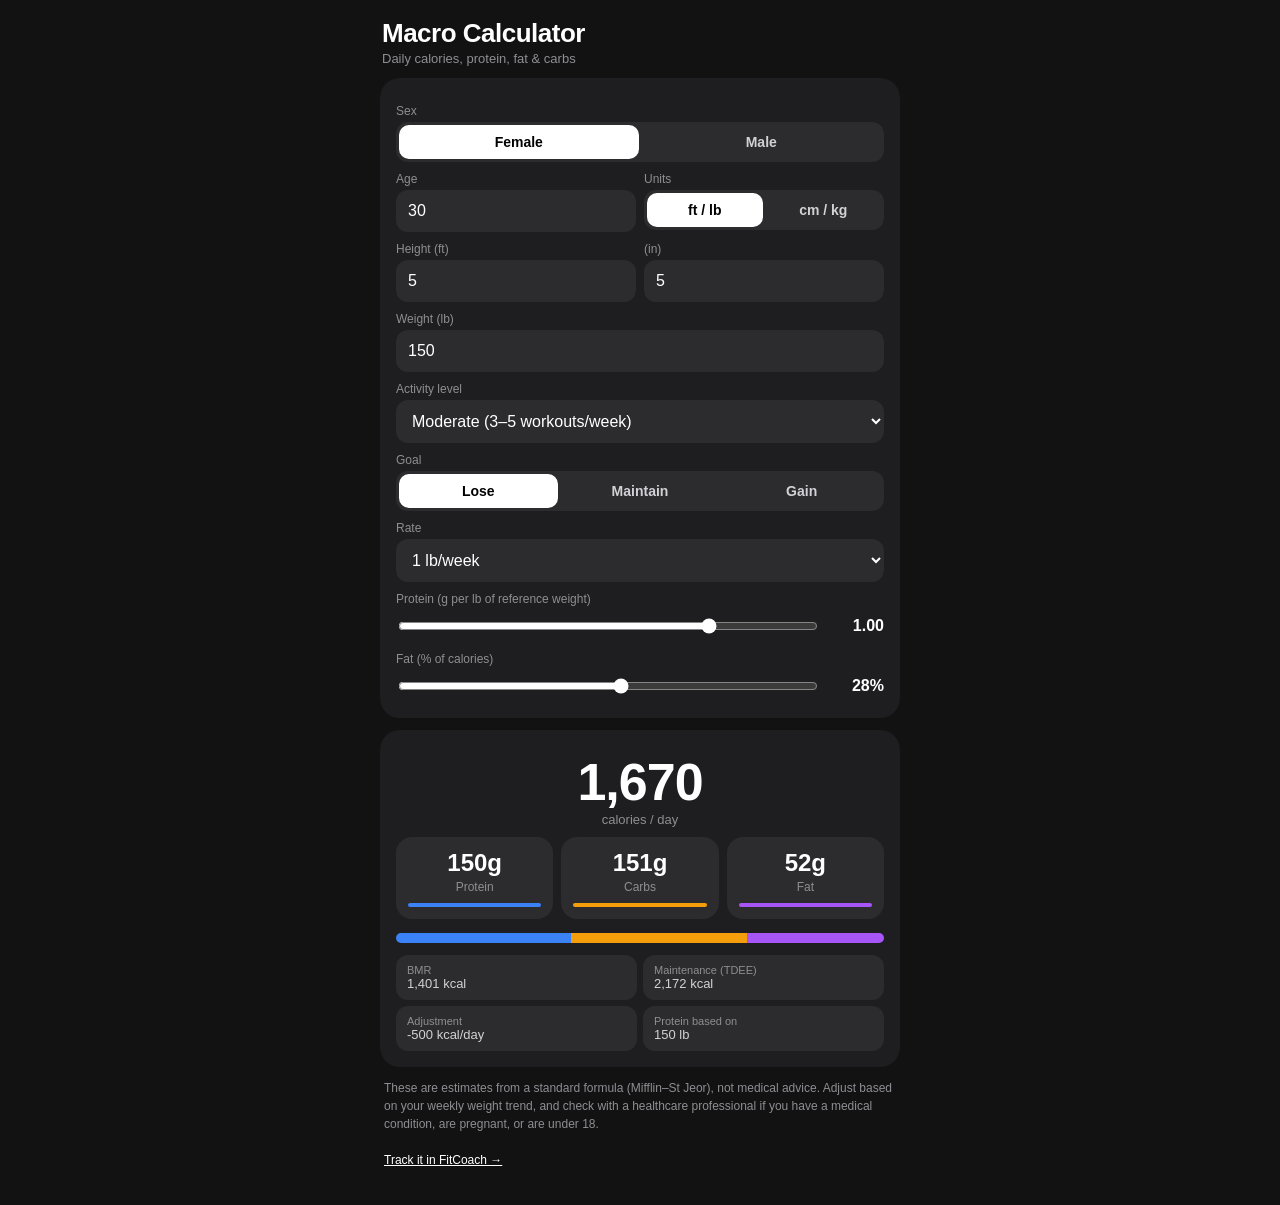
<file: macro/index.html>
<!doctype html><html lang="en"><head><meta charset="utf-8"><meta name="viewport" content="width=device-width,initial-scale=1,viewport-fit=cover"><meta name="theme-color" content="#121212">
<title>Macro Calculator</title>
<style>
:root{--bg:#121212;--c1:#1E1E20;--c2:#2C2C2E;--m:#8E8E93}
*{box-sizing:border-box;-webkit-tap-highlight-color:transparent}
body{margin:0;background:var(--bg);color:#fff;font-family:-apple-system,BlinkMacSystemFont,"Segoe UI",Roboto,Helvetica,Arial,sans-serif;padding:calc(14px + env(safe-area-inset-top)) 14px calc(24px + env(safe-area-inset-bottom))}
main{max-width:520px;margin:0 auto}h1{font-size:26px;margin:4px 2px 2px;letter-spacing:-.5px}.sub{color:var(--m);font-size:13px;margin:0 2px 10px}
.card{background:var(--c1);border-radius:20px;padding:16px;margin:12px 0}
label{display:block;font-size:12px;color:var(--m);margin:10px 0 4px}
input,select{width:100%;background:var(--c2);border:0;color:#fff;border-radius:12px;padding:12px;font-size:16px;font-family:inherit}
input:focus,select:focus{outline:1.5px solid #fff}
.row{display:flex;gap:8px}.row>*{flex:1;min-width:0}
.seg{display:flex;background:var(--c2);border-radius:12px;padding:3px;gap:3px}.seg button{flex:1;border:0;background:none;color:#d1d1d6;padding:9px 0;border-radius:10px;font-size:14px;font-weight:600;font-family:inherit}.seg button.on{background:#fff;color:#000}
.kcal{text-align:center;padding:6px 0 10px}.kcal b{font-size:52px;letter-spacing:-1px;font-variant-numeric:tabular-nums}.kcal small{display:block;color:var(--m);font-size:13px}
.macros{display:grid;grid-template-columns:repeat(3,1fr);gap:8px}.m{background:var(--c2);border-radius:16px;padding:12px;text-align:center}.m b{font-size:24px;display:block;font-variant-numeric:tabular-nums}.m span{font-size:12px;color:var(--m)}.m i{display:block;height:4px;border-radius:2px;margin-top:8px}
.bar{display:flex;height:10px;border-radius:5px;overflow:hidden;margin:14px 0 4px}
.facts{display:grid;grid-template-columns:1fr 1fr;gap:6px;margin-top:12px;font-size:13px;color:#d1d1d6}.facts div{background:var(--c2);border-radius:12px;padding:9px 11px}.facts em{display:block;font-style:normal;color:var(--m);font-size:11px}
.warn{color:#ff9f0a;font-size:12px;margin-top:10px}.note{color:var(--m);font-size:12px;line-height:1.5;margin:12px 4px}
a{color:#fff}.range{display:flex;align-items:center;gap:10px}.range input{padding:0;accent-color:#fff;height:28px;background:none}.range output{min-width:54px;text-align:right;font-weight:700;font-variant-numeric:tabular-nums}
</style></head><body><main>
<h1>Macro Calculator</h1><p class="sub">Daily calories, protein, fat &amp; carbs</p>
<div class="card">
 <label>Sex</label><div class="seg" id="sex"><button data-v="f" class="on">Female</button><button data-v="m">Male</button></div>
 <div class="row"><div><label for="age">Age</label><input id="age" type="number" inputmode="numeric" value="30" min="15" max="90"></div>
 <div><label>Units</label><div class="seg" id="units"><button data-v="us" class="on">ft / lb</button><button data-v="metric">cm / kg</button></div></div></div>
 <div id="hUS" class="row"><div><label for="ft">Height (ft)</label><input id="ft" type="number" inputmode="numeric" value="5"></div><div><label for="in">(in)</label><input id="in" type="number" inputmode="decimal" value="5"></div></div>
 <div id="hM" hidden><label for="cm">Height (cm)</label><input id="cm" type="number" inputmode="decimal" value="165"></div>
 <label for="wt" id="wtl">Weight (lb)</label><input id="wt" type="number" inputmode="decimal" value="150">
 <label for="act">Activity level</label><select id="act">
  <option value="1.2">Sedentary (desk job, little exercise)</option><option value="1.375">Light (1–3 workouts/week)</option><option value="1.55" selected>Moderate (3–5 workouts/week)</option><option value="1.725">Very active (6–7 workouts/week)</option><option value="1.9">Extra active (physical job + training)</option></select>
 <label>Goal</label><div class="seg" id="goal"><button data-v="lose" class="on">Lose</button><button data-v="maintain">Maintain</button><button data-v="gain">Gain</button></div>
 <div id="rateBox"><label for="rate" id="ratel">Rate</label><select id="rate"></select></div>
 <label>Protein (g per lb of reference weight)</label><div class="range"><input id="pro" type="range" min="0.7" max="1.1" step="0.05" value="1"><output id="proO">1.00</output></div>
 <label>Fat (% of calories)</label><div class="range"><input id="fat" type="range" min="20" max="35" step="1" value="28"><output id="fatO">28%</output></div>
</div>
<div class="card" id="out" aria-live="polite"></div>
<p class="note">These are estimates from a standard formula (Mifflin–St Jeor), not medical advice. Adjust based on your weekly weight trend, and check with a healthcare professional if you have a medical condition, are pregnant, or are under 18.<br><br><a href="https://jcgonzales1492kona.github.io/fit-coach/">Track it in FitCoach →</a></p>
</main>
<script>
const $=id=>document.getElementById(id);const st={sex:'f',units:'us',goal:'lose'};
const RATES={lose:[[0.5,'0.5 lb/week'],[1,'1 lb/week'],[1.5,'1.5 lb/week'],[2,'2 lb/week']],gain:[[0.25,'0.25 lb/week'],[0.5,'0.5 lb/week'],[1,'1 lb/week']]};
const RATES_KG={lose:[[0.5,'0.25 kg/week'],[1,'0.5 kg/week'],[1.5,'0.7 kg/week'],[2,'0.9 kg/week']],gain:[[0.25,'0.1 kg/week'],[0.5,'0.25 kg/week'],[1,'0.5 kg/week']]};
function seg(id){$(id).onclick=e=>{const b=e.target.closest('button');if(!b)return;[...$(id).children].forEach(x=>x.classList.toggle('on',x===b));st[id]=b.dataset.v;if(id==='units')swapUnits();if(id==='goal'||id==='units')fillRates();calc()}}
function fillRates(){const g=st.goal;$('rateBox').hidden=g==='maintain';if(g==='maintain')return;const prev=$('rate').value;
 $('rate').innerHTML=(st.units==='us'?RATES:RATES_KG)[g].map(([v,l],i)=>`<option value="${v}" ${i===(g==='lose'?1:1)?'selected':''}>${l}</option>`).join('');if([...$('rate').options].some(o=>o.value===prev))$('rate').value=prev}
function swapUnits(){const us=st.units==='us';
 if(us){const cm=+$('cm').value||0,ti=cm/2.54;$('ft').value=Math.floor(ti/12);$('in').value=Math.round(ti%12*10)/10;$('wt').value=Math.round((+$('wt').value||0)*2.20462)}
 else{$('cm').value=Math.round(((+$('ft').value||0)*12+(+$('in').value||0))*2.54);$('wt').value=Math.round((+$('wt').value||0)/2.20462*10)/10}
 $('hUS').hidden=!us;$('hM').hidden=us;$('wtl').textContent=`Weight (${us?'lb':'kg'})`}
function compute(i){ // i: {sex,age,cm,kg,act,goal,rateLb,proPerLb,fatPct}
 const bmr=10*i.kg+6.25*i.cm-5*i.age+(i.sex==='m'?5:-161),tdee=bmr*i.act;
 const delta=i.goal==='lose'?-i.rateLb*500:i.goal==='gain'?i.rateLb*500:0;
 const floor=i.sex==='m'?1500:1200;let kcal=tdee+delta,floored=false;if(i.goal==='lose'&&kcal<floor){kcal=floor;floored=true}
 kcal=Math.round(kcal/10)*10;
 const lb=i.kg*2.20462,m=i.cm/100,refLb=Math.min(lb,27*m*m*2.20462); // protein reference weight capped at BMI-27 weight
 let p=Math.round(i.proPerLb*refLb),f=Math.round(kcal*i.fatPct/100/9);let c=Math.round((kcal-p*4-f*9)/4);if(c<0)c=0;
 return{bmr:Math.round(bmr),tdee:Math.round(tdee),kcal,delta:Math.round(delta),p,f,c,refLb:Math.round(refLb),capped:refLb<lb-0.5,floored}}
function read(){const us=st.units==='us';const cm=us?((+$('ft').value||0)*12+(+$('in').value||0))*2.54:+$('cm').value,kg=us?(+$('wt').value)/2.20462:+$('wt').value;
 return{sex:st.sex,age:+$('age').value,cm,kg,act:+$('act').value,goal:st.goal,rateLb:st.goal==='maintain'?0:+$('rate').value,proPerLb:+$('pro').value,fatPct:+$('fat').value}}
function calc(){$('proO').textContent=(+$('pro').value).toFixed(2);$('fatO').textContent=$('fat').value+'%';const i=read();
 if(!(i.age>=15&&i.age<=100&&i.cm>=120&&i.cm<=230&&i.kg>=35&&i.kg<=300)){$('out').innerHTML='<p class="warn">Enter a valid age (15–100), height and weight.</p>';return}
 const r=compute(i),pk=r.p*4,fk=r.f*9,ck=r.c*4,tot=pk+fk+ck||1,us=st.units==='us';
 $('out').innerHTML=`<div class="kcal"><b>${r.kcal.toLocaleString()}</b><small>calories / day</small></div>
 <div class="macros"><div class="m"><b>${r.p}g</b><span>Protein</span><i style="background:#3b82f6"></i></div><div class="m"><b>${r.c}g</b><span>Carbs</span><i style="background:#f59e0b"></i></div><div class="m"><b>${r.f}g</b><span>Fat</span><i style="background:#a855f7"></i></div></div>
 <div class="bar"><span style="width:${pk/tot*100}%;background:#3b82f6"></span><span style="width:${ck/tot*100}%;background:#f59e0b"></span><span style="width:${fk/tot*100}%;background:#a855f7"></span></div>
 <div class="facts"><div><em>BMR</em>${r.bmr.toLocaleString()} kcal</div><div><em>Maintenance (TDEE)</em>${r.tdee.toLocaleString()} kcal</div>
 <div><em>Adjustment</em>${r.delta>0?'+':''}${r.delta} kcal/day</div><div><em>Protein based on</em>${us?r.refLb+' lb':Math.round(r.refLb/2.20462)+' kg'}${r.capped?' (capped)':''}</div></div>
 ${r.floored?`<p class="warn">Target raised to a ${i.sex==='m'?'1,500':'1,200'} kcal minimum; try a slower rate.</p>`:''}${r.c===0?'<p class="warn">Protein + fat use up all calories; lower protein or fat.</p>':''}`}
['sex','units','goal'].forEach(seg);fillRates();document.querySelectorAll('input,select').forEach(e=>e.addEventListener('input',calc));calc();
window.__compute=compute;
</script></body></html>
</file>
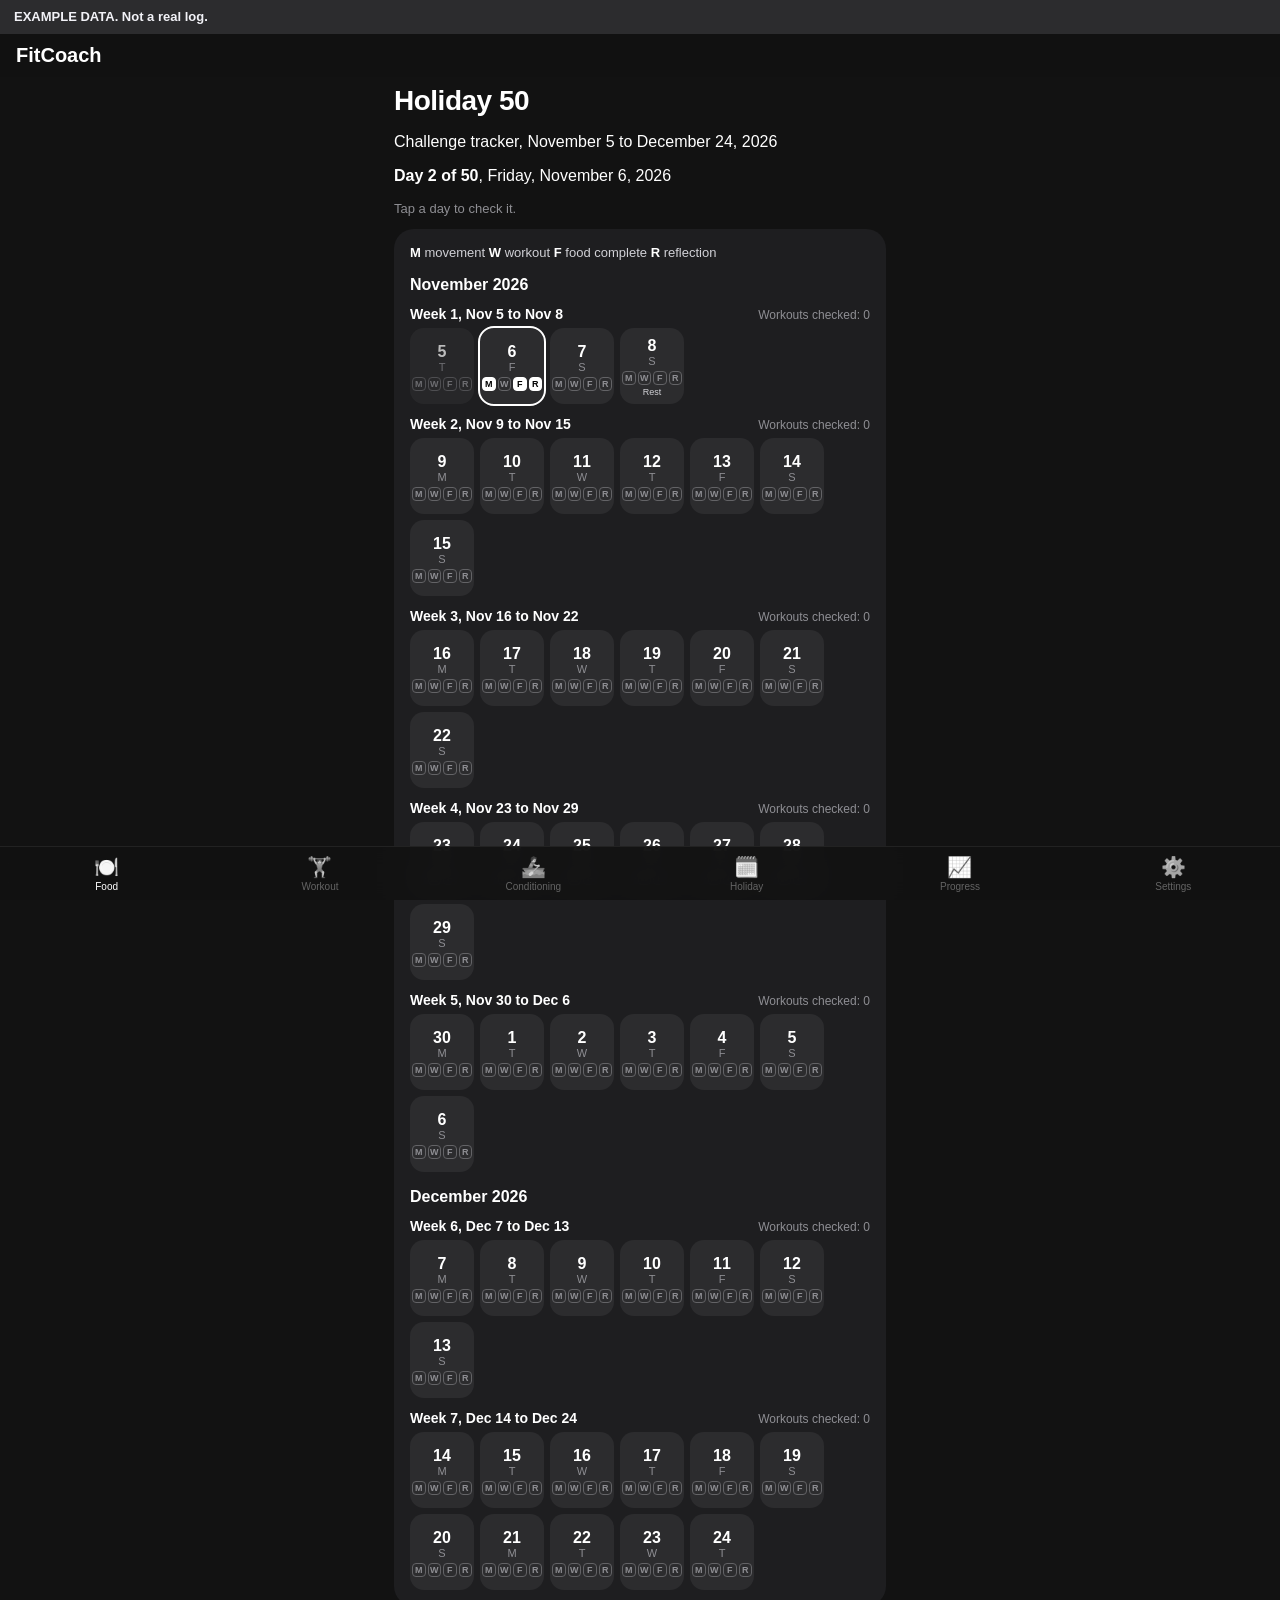
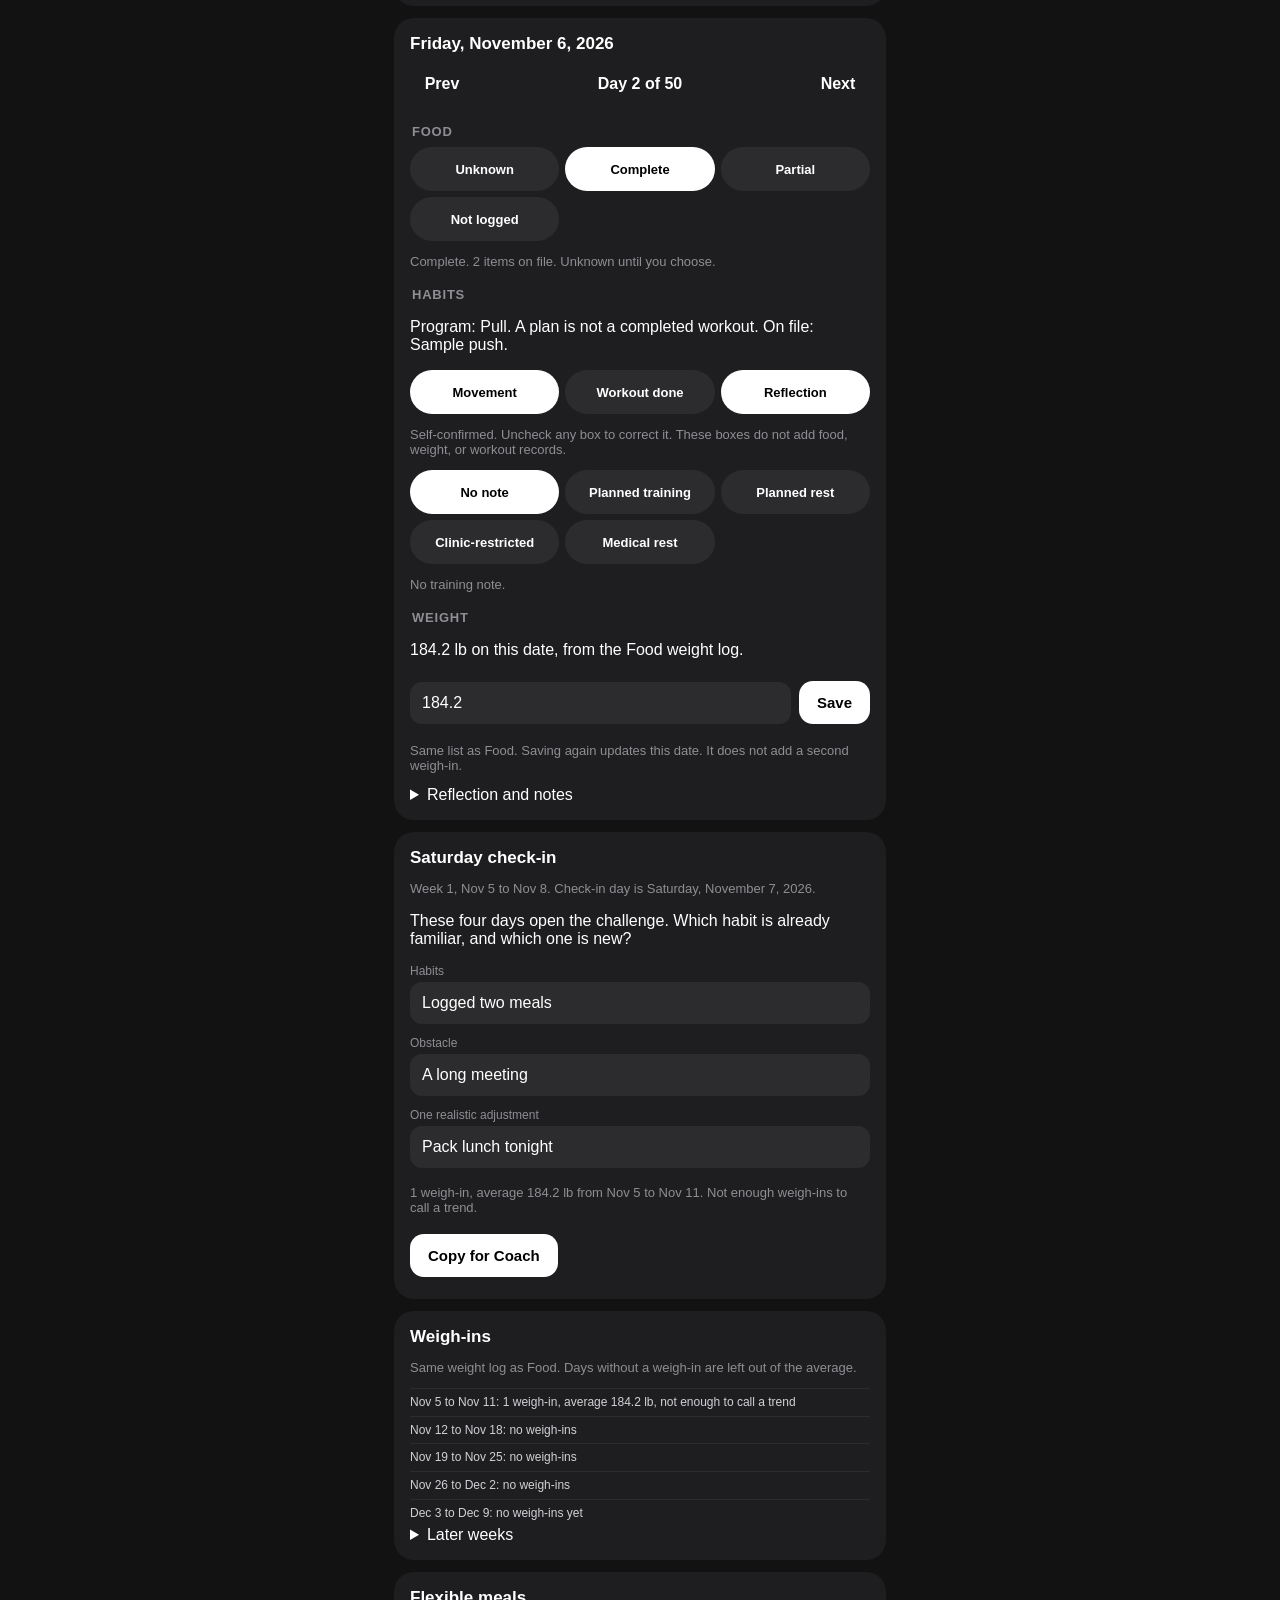
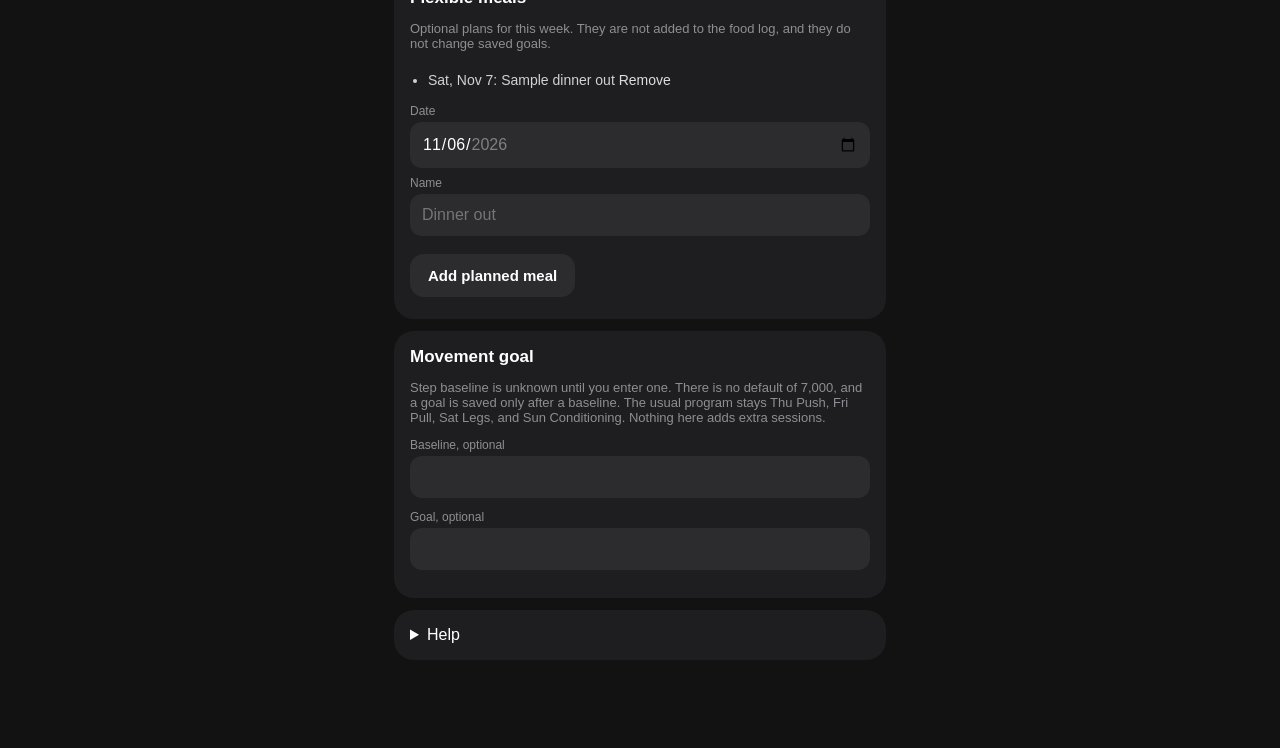
<file: test/holiday-harness.html>
<!doctype html>
<html lang="en">
<head>
<meta charset="utf-8">
<meta name="viewport" content="width=device-width,initial-scale=1,viewport-fit=cover">
<title>FitCoach holiday preview</title>
<link rel="stylesheet" href="../style.css?v=48">
<style>
 #sample{margin:0;padding:8px 14px;background:#2c2c2e;color:#f2f2f7;font:600 13px/1.4 -apple-system,sans-serif}
</style>
<script>
(function(){
  var mem=new Map();
  var fake={
    getItem:function(k){return mem.has(k)?mem.get(k):null},
    setItem:function(k,v){mem.set(String(k),String(v))},
    removeItem:function(k){mem.delete(k)},
    clear:function(){mem.clear()},
    key:function(i){return Array.from(mem.keys())[i]||null},
    get length(){return mem.size}
  };
  window.__holidayShim=false;
  try{Object.defineProperty(window,'localStorage',{configurable:true,get:function(){return fake}});window.__holidayShim=true}catch(e){}
  try{window.indexedDB={open:function(){var r={};setTimeout(function(){if(r.onerror)r.onerror(new Event('error'))},0);return r},deleteDatabase:function(){return {}}}}catch(e){}
})();
</script>
</head>
<body>
<p id="sample">EXAMPLE DATA. Not a real log.</p>
<header>FitCoach</header>
<main><section id="food" class="tab"></section><section id="workout" class="tab" hidden></section><section id="cond" class="tab" hidden></section><section id="holiday" class="tab" hidden></section><section id="progress" class="tab" hidden></section><section id="settings" class="tab" hidden></section></main>
<nav><button data-t="food">🍽️<span>Food</span></button><button data-t="workout">🏋️<span>Workout</span></button><button data-t="cond">🚣<span>Conditioning</span></button><button data-t="holiday">🗓️<span>Holiday</span></button><button data-t="progress">📈<span>Progress</span></button><button data-t="settings">⚙️<span>Settings</span></button></nav>
<div id="kp" hidden></div><div id="modal" hidden></div>
<script>
(function(){
  if(!window.__holidayShim){document.body.innerHTML='<p style="color:#fff;padding:24px">This preview did not start, so it will not touch saved FitCoach data.</p>';return}
  var files=['data.js','body.js','cond.js','goals.js','meals.js','slots.js','edit.js','trends.js','holiday.js','app.js','scan.js'];
  var i=0;
  function next(){
    if(i>=files.length){seed();return}
    var s=document.createElement('script');
    s.src='../'+files[i]+'?v=48';
    s.onload=function(){i++;next()};
    s.onerror=function(){document.body.insertAdjacentHTML('beforeend','<p style="color:#ffb340;padding:16px">Could not load '+files[i]+'</p>')};
    document.body.appendChild(s);
  }
  function seed(){
    var logBefore=JSON.stringify(S.log);
    S.settings.kcal=1720;
    S.settings.p=145;
    S.log={'2026-11-06':[
      {name:'Sample oats',slot:'b',kcal:420,p:30,c:40,f:8,g:100,mealAt:'08:00'},
      {name:'Sample rice bowl',slot:'l',kcal:680,p:45,c:70,f:12,g:100,mealAt:'12:30'}
    ]};
    S.logStatus={'2026-11-06':'complete'};
    S.weights=[{d:'2026-11-06',w:184.2}];
    S.sessions=[{date:'2026-11-06',day:'Sample push',sets:[{ex:'Sample press',w:40,r:8}]}];
    S.meso={program:1,schedule:['Rest','Rest','Rest','Push','Pull','Legs','Cond'],plan:[],week:0,day:0};
    S.myPlan={name:'Sample plan',schedule:S.meso.schedule,days:[]};
    S.holiday50={v:1,enrolled:'2026-11-06',moveLabel:'Easy walk',days:{
      '2026-11-05':{note:'Optional note from before the start'},
      '2026-11-06':{note:'Logged lunch before the meeting',privateNote:'Sample private line',checks:{move:1,reflect:1},confirmed:'self'},
      '2026-11-08':{train:'rest'}
    },weeks:{1:{habits:'Logged two meals',obstacle:'A long meeting',adjust:'Pack lunch tonight'}},flex:[{id:'f1',date:'2026-11-07',label:'Sample dinner out'}],steps:{}};
    if(JSON.stringify(S.log)==='{}')throw new Error('seed lost the food log');
    h50Sel='2026-11-06';
    document.getElementById('holiday').hidden=false;
    document.getElementById('food').hidden=true;
    renderHoliday();
    var text=document.getElementById('holiday').innerText;
    if(!text.includes('Day 2 of 50'))throw new Error('day count');
    if(!text.includes('Program: Pull'))throw new Error('plan label');
    if(!text.includes('Sample push'))throw new Error('session on file');
    if(!text.includes('not a completed workout'))throw new Error('plan copy');
    if(!text.includes('Challenge tracker'))throw new Error('tracker missing');
    if(document.querySelectorAll('#h50grid [data-day]').length!==50)throw new Error('grid count');
    if(/google|oauth|client ID|Import calendar/i.test(text))throw new Error('calendar sync copy leaked');
    if(text.includes('<')&&text.includes('onerror'))throw new Error('markup leaked');
    if(logBefore&&logBefore!=='{}'&&!S.log['2026-11-06'])throw new Error('food replaced');
    document.documentElement.dataset.ready='1';
  }
  next();
})();
</script>
</body>
</html>
</file>
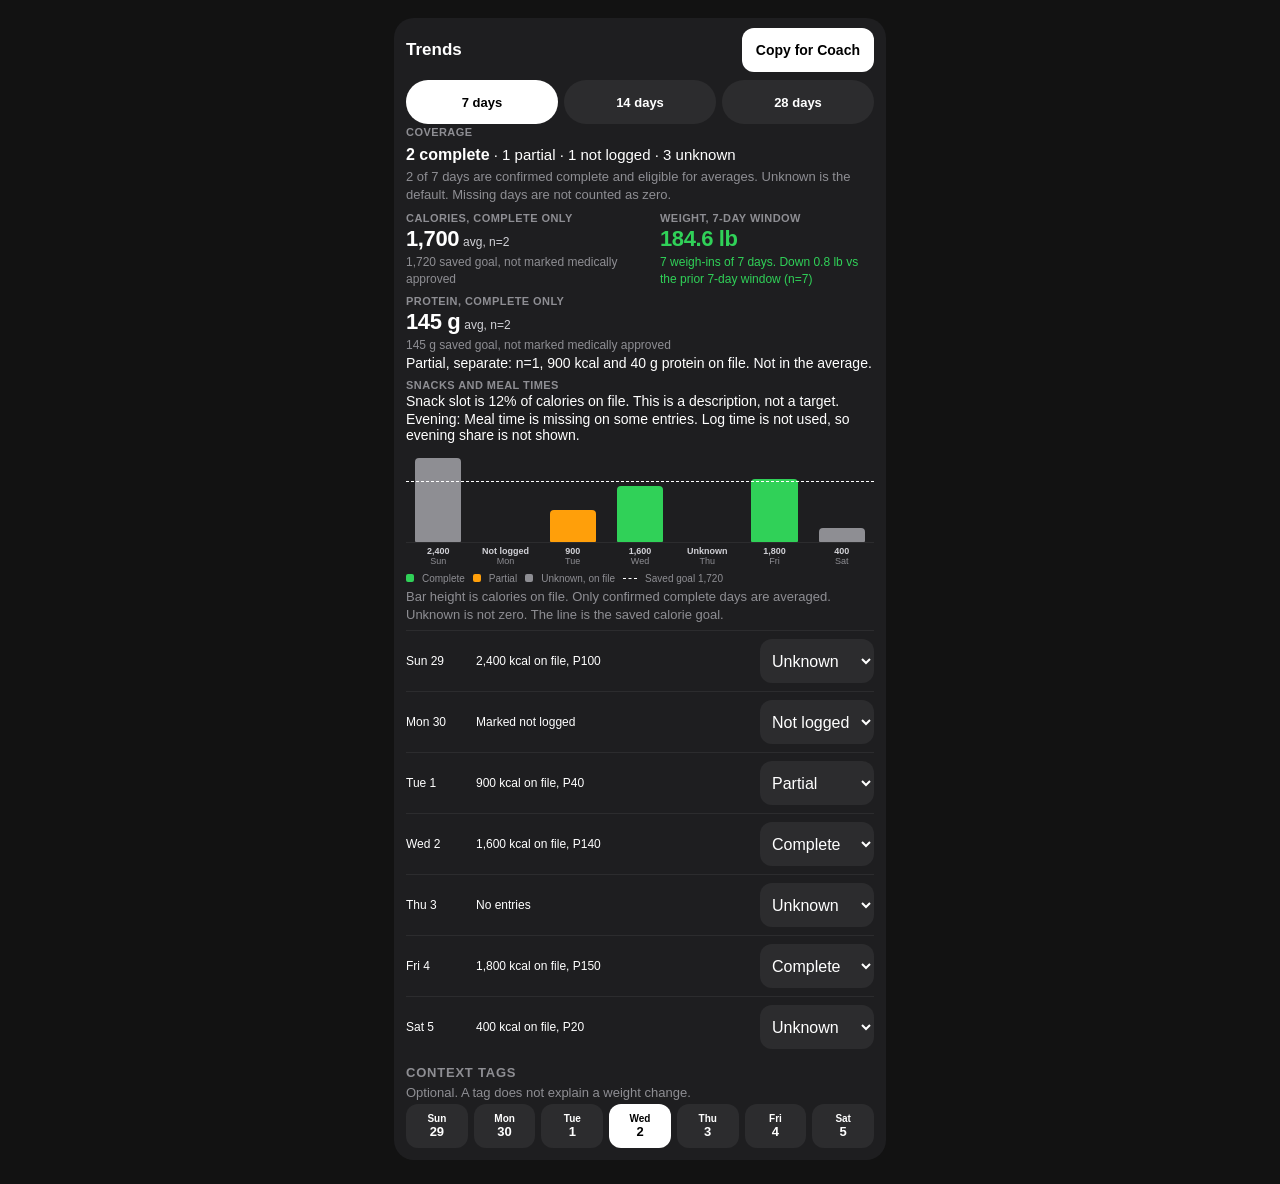
<file: test/trends-harness.html>
<!doctype html>
<html lang="en">
<head>
<meta charset="utf-8">
<meta name="viewport" content="width=device-width,initial-scale=1,viewport-fit=cover">
<title>FitCoach trends preview</title>
<link rel="stylesheet" href="../style.css?v=48">
<style>
 body.trend-shot{padding-bottom:12px}
 body.trend-shot header,body.trend-shot nav,body.trend-shot #toast,body.trend-shot #iosb{display:none !important}
 body.trend-shot #food > :not(#trends){display:none !important}
 body.trend-shot main{padding-top:6px}
 #copyshot[hidden]{display:none}
 #copyshot{position:fixed;inset:0;z-index:80;background:#121212;color:#fff;padding:18px 16px 24px;overflow:auto}
 #copyshot h2{font-size:22px;margin:8px 0 4px}
 #copyshot p{color:#8e8e93;font-size:13px;margin:0 0 12px}
 #copyshot pre{white-space:pre-wrap;font-family:ui-monospace,SFMono-Regular,Menlo,monospace;font-size:14px;line-height:1.45;color:#f2f2f7;margin:0}
</style>
<script>
(function(){
  var mem=new Map();
  var fake={
    getItem:function(k){return mem.has(k)?mem.get(k):null},
    setItem:function(k,v){mem.set(String(k),String(v))},
    removeItem:function(k){mem.delete(k)},
    clear:function(){mem.clear()},
    key:function(i){return Array.from(mem.keys())[i]||null},
    get length(){return mem.size}
  };
  window.__trendShim=false;
  try{
    Object.defineProperty(window,'localStorage',{configurable:true,get:function(){return fake}});
    window.__trendShim=true;
  }catch(e){window.__trendShim=false}
  try{
    window.indexedDB={open:function(){var r={};setTimeout(function(){if(r.onerror)r.onerror(new Event('error'))},0);return r},deleteDatabase:function(){return {}}};
  }catch(e){}
})();
</script>
</head>
<body class="trend-shot">
<header>FitCoach</header>
<main><section id="food" class="tab"></section><section id="workout" class="tab" hidden></section><section id="cond" class="tab" hidden></section><section id="progress" class="tab" hidden></section><section id="settings" class="tab" hidden></section></main>
<nav><button data-t="food">Food<span>Food</span></button></nav>
<div id="kp" hidden></div><div id="modal" hidden></div>
<div id="copyshot" hidden><h2>Copied for your coach</h2><p>Plain text on the clipboard</p><pre></pre></div>
<script>
(function(){
  if(!window.__trendShim){
    document.body.innerHTML='<p style="color:#fff;font:16px sans-serif;padding:24px">This preview did not start, so it will not touch saved FitCoach data.</p>';
    return;
  }
  var files=['data.js','body.js','cond.js','goals.js','meals.js','slots.js','edit.js','trends.js','app.js','scan.js'];
  var i=0;
  function next(){
    if(i>=files.length){seed();return}
    var s=document.createElement('script');
    s.src='../'+files[i]+'?v=48';
    s.onload=function(){i++;next()};
    s.onerror=function(){document.body.insertAdjacentHTML('beforeend','<p style="color:#ffb340;padding:16px">Could not load '+files[i]+'</p>')};
    document.body.appendChild(s);
  }
  function at(iso,hh,mm){var p=iso.split('-').map(Number);return new Date(p[0],p[1]-1,p[2],hh,mm||0).getTime()}
  function ent(date,name,slot,kcal,p,hh,mm){return {name:name,slot:slot,kcal:kcal,p:p,c:0,f:0,g:100,t:at(date,hh,mm)}}
  function splitDay(date,kcal,p){
    var bK=Math.round(kcal*0.28),lK=Math.round(kcal*0.36),sK=Math.round(kcal*0.08),dK=kcal-bK-lK-sK;
    var bP=Math.round(p*0.30),lP=Math.round(p*0.36),sP=Math.round(p*0.08),dP=p-bP-lP-sP;
    return [
      ent(date,'Greek yogurt and oats','b',bK,bP,7,40),
      ent(date,'Chicken and rice','l',lK,lP,12,20),
      ent(date,'Salmon and potatoes','d',dK,dP,18,10),
      ent(date,'Protein bar','s',sK,sP,15,35)
    ];
  }
  function ago(iso,end){return Math.round((trendDate(end)-trendDate(iso))/86400000)}
  function seed(){
    var end=today(),log={},d7=trendDates(end,7),prior=trendDates(trendShift(end,-7),7),status={};
    log[d7[0]]=splitDay(d7[0],2400,100);
    status[d7[1]]='none';
    log[d7[2]]=[ent(d7[2],'Sample oats','b',900,40,8,0)];
    status[d7[2]]='partial';
    log[d7[3]]=splitDay(d7[3],1600,140);
    status[d7[3]]='complete';
    log[d7[5]]=splitDay(d7[5],1800,150);
    status[d7[5]]='complete';
    log[d7[6]]=[ent(d7[6],'Sample bar','s',400,20,21,0)];
    var weights=prior.concat(d7).map(function(d,i){return {d:d,w:i<7?185.4:184.6}});
    S.settings.kcal=1720;
    S.settings.p=145;
    S.log=log;
    S.weights=weights;
    S.logStatus=status;
    S.cycleDays={};
    S.cycleDays[d7[3]]=1;
    S.holiday50={v:1,days:{},weeks:{},flex:[],steps:{}};
    S.holiday50.days[d7[3]]={privateNote:'Sample private line'};
    var keep=S.custom&&S.custom.slice();
    renderFood();
    if(keep&&S.custom.length<keep.length)throw new Error('seed dropped custom foods');
    var M=trendBuild(S,end,7);
    if(Math.round(M.avgKcal)!==1700||M.avgN!==2||M.cov.complete!==2||M.cov.partial!==1||M.cov.none!==1||M.cov.unknown!==3)throw new Error('sample did not match the preview checks');
    if(M.cur.some(function(d){return d.kcal>=2400&&d.status!=='unknown'}))throw new Error('unknown day was treated as complete');
    document.documentElement.dataset.ready='1';
  }
  next();
})();
</script>
</body>
</html>
</file>
<file: style.css>
:root{--bg:#121212;--c1:#1E1E20;--c2:#2C2C2E;--c3:#3A3A3C;--t:#fff;--m:#8E8E93;--m2:#636366}
*{box-sizing:border-box;-webkit-tap-highlight-color:transparent}
body{margin:0;font-family:-apple-system,BlinkMacSystemFont,"SF Pro Text","Segoe UI",Roboto,Helvetica,Arial,sans-serif;background:var(--bg);color:var(--t);padding-bottom:calc(76px + env(safe-area-inset-bottom))}
header{position:sticky;top:0;z-index:5;padding:calc(10px + env(safe-area-inset-top)) 16px 10px;font-weight:800;font-size:20px;background:#121212f0;backdrop-filter:blur(10px)}
main{max-width:520px;margin:0 auto;padding:0 14px}
section.tab{scroll-margin-top:calc(56px + env(safe-area-inset-top))}
.card{background:var(--c1);border-radius:20px;padding:16px;margin:12px 0}
.card.flat{padding:4px 14px}
h2{margin:2px 0;font-size:28px;font-weight:800;letter-spacing:-.5px}h3{margin:0 0 8px;font-size:17px}
h4{margin:18px 2px 8px;font-size:13px;color:var(--m);text-transform:uppercase;letter-spacing:.06em;font-weight:600}
.muted{color:var(--m);font-size:13px}.center{text-align:center;display:block;margin:10px auto}.grow{flex:1;min-width:0}.warn{color:#ff9f0a!important}.big{font-size:40px;font-weight:800}
input,select{width:100%;background:var(--c2);border:0;color:var(--t);border-radius:12px;padding:12px;font-size:16px;margin:4px 0;font-family:inherit}
input:focus,select:focus{outline:1.5px solid #fff}
label{display:block;font-size:12px;color:var(--m);margin:8px 0}
.btn{background:#fff;color:#000;border:0;border-radius:14px;padding:13px 18px;font-weight:700;font-size:15px;margin:6px 0;display:inline-block;cursor:pointer;font-family:inherit}
.btn.sec{background:var(--c2);color:#fff}.btn.danger{background:#3a1414;color:#ff6961}.btn.wide{width:100%;padding:16px;font-size:16px;border-radius:16px}.btn.sm{padding:8px 14px;font-size:14px;margin:0;border-radius:12px}
.link{background:none;border:0;color:#fff;opacity:.85;font-size:14px;padding:8px 0;cursor:pointer;font-family:inherit}
.inl{display:flex;gap:8px;align-items:center}.inl input{flex:1}
.rings{display:grid;grid-template-columns:repeat(4,1fr);gap:4px;text-align:center}
.ring{position:relative}.ring svg{width:100%;max-width:80px}.ring circle{fill:none;stroke-width:7;stroke-linecap:round}.ring .bg{stroke:var(--c2)}
.ring .rv{position:absolute;top:0;left:0;right:0;height:calc(100% - 18px);display:flex;flex-direction:column;justify-content:center;font-size:14px}.ring small{font-size:9px;color:var(--m)}.ring span{font-size:11px;color:var(--m)}
.datebar{display:flex;justify-content:space-between;align-items:center;margin-top:4px}.datebar button{background:var(--c1);border:0;color:#fff;font-size:22px;width:40px;height:36px;border-radius:12px}
.row{display:flex;justify-content:space-between;align-items:center;gap:8px;padding:10px 2px;border-bottom:1px solid var(--c2)}.row:last-child{border:0}.row small{display:block;color:var(--m);font-size:12px}
.row.tap{cursor:pointer}.rt{font-weight:700;white-space:nowrap}.x{background:none;border:0;color:var(--m2);margin-left:8px;font-size:14px}
.chips{display:flex;flex-wrap:wrap;gap:6px;margin:4px 0 8px}.chip{background:var(--c2);border:1.5px solid transparent;color:#fff;border-radius:999px;padding:8px 13px;font-size:13px;font-family:inherit}.chip.on{background:#fff;color:#000;font-weight:700}
.grid4{display:grid;grid-template-columns:repeat(4,1fr);gap:6px}
nav{position:fixed;bottom:0;left:0;right:0;display:flex;background:#121212f2;border-top:1px solid #222;padding-bottom:env(safe-area-inset-bottom);backdrop-filter:blur(10px);z-index:9}
nav button{flex:1;background:none;border:0;color:var(--m2);font-size:20px;padding:8px 0;display:flex;flex-direction:column;align-items:center;gap:2px;filter:grayscale(1)}nav button span{font-size:11px}nav button.on{color:#fff;filter:none}
#modal{position:fixed;inset:0;background:#000b;z-index:30;display:flex;align-items:flex-end}#modal[hidden]{display:none}
.sheet{background:var(--c1);width:100%;max-height:85vh;overflow:auto;border-radius:24px 24px 0 0;padding:20px 16px calc(16px + env(safe-area-inset-bottom))}
.pill,.mtag{display:inline-block;background:var(--c2);color:#d1d1d6;border-radius:999px;padding:3px 10px;font-size:11px;font-weight:600;text-transform:capitalize}
.weeks{display:flex;gap:4px;margin:10px 0}.weeks span{flex:1;text-align:center;font-size:11px;padding:6px 0;border-radius:10px;background:var(--c1);color:var(--m2)}.weeks .done{background:var(--c2);color:#d1d1d6}.weeks .cur{background:#fff;color:#000;font-weight:700}
.ovh{margin-top:8px}.ovt{display:flex;justify-content:space-between;align-items:center;gap:8px}.ovt select{width:auto;font-size:14px;padding:8px 10px}
.meta{display:flex;flex-wrap:wrap;gap:6px;margin-top:8px}.meta span{background:var(--c1);border-radius:999px;padding:6px 11px;font-size:12px;color:#d1d1d6}
.mgrid{display:grid;grid-template-columns:1fr 1fr;gap:8px}.mcard{background:var(--c1);border-radius:16px;padding:12px 14px}.mcard b{text-transform:capitalize;font-size:15px}.mcard small{display:block;color:var(--m);font-size:12px;margin-top:3px}
.exrow{display:flex;align-items:center;gap:12px;padding:10px 0;border-bottom:1px solid var(--c2)}.exrow:last-child{border:0}.exrow small{display:block;color:var(--m);font-size:12px;margin:2px 0 4px}
.th{position:relative;flex:none;width:56px;height:56px;border-radius:14px;overflow:hidden;background:var(--c2);display:flex;align-items:center;justify-content:center;color:var(--m);font-weight:800;text-decoration:none}
.th img{width:100%;height:100%;object-fit:cover}.th i{position:absolute;right:4px;bottom:3px;font-style:normal;font-size:10px;color:#fff;background:#000a;border-radius:6px;padding:1px 4px}.th.big{width:64px;height:64px}
.nm{color:#fff;font-weight:700;text-decoration:none;font-size:16px}
.demo{color:#ff6961;font-size:12px;font-weight:600;text-decoration:none;white-space:nowrap}
.exh{display:flex;align-items:center;gap:12px}.sug{color:#d1d1d6;font-size:13px;margin:12px 0 6px;background:var(--c2);border-radius:12px;padding:8px 10px}
.atop{position:sticky;top:calc(44px + env(safe-area-inset-top));z-index:4;background:#121212f0;display:flex;align-items:center;gap:8px;padding:6px 0}.atop b{flex:1;text-align:center;font-size:15px}
.restpill{background:var(--c2);color:#fff;border:0;border-radius:999px;padding:7px 12px;font-size:13px;font-weight:700;font-variant-numeric:tabular-nums;font-family:inherit}.restpill.run{background:#fff;color:#000}.restpill.ding{background:#30d158;color:#000}
.resume{width:100%;background:#fff;color:#000;border:0;border-radius:14px;padding:12px;font-weight:700;margin-top:8px}
.car{display:flex;gap:8px;overflow-x:auto;padding:6px 2px 4px;scrollbar-width:none}.car::-webkit-scrollbar{display:none}
.ci{flex:none;width:92px;background:var(--c1);border:2px solid transparent;border-radius:16px;padding:6px;color:#fff;text-align:left;font-family:inherit;position:relative}.ci.on{border-color:#fff}.ci.fin{opacity:.55}
.ci small{display:block;font-size:11px;line-height:1.2;margin-top:5px;height:27px;overflow:hidden}.ci em{position:absolute;top:10px;right:10px;font-style:normal;font-size:10px;background:#000b;border-radius:6px;padding:1px 5px}
.cth{height:52px;border-radius:11px;overflow:hidden;background:var(--c2);display:flex;align-items:center;justify-content:center;color:var(--m);font-weight:800}.cth img{width:100%;height:100%;object-fit:cover}
.stbl{margin-top:6px}.sh,.sr{display:grid;grid-template-columns:24px 1.2fr 1fr 1fr 40px 40px;gap:6px;align-items:center}
.sh{font-size:11px;color:var(--m);text-align:center;padding:6px 0}.sr{padding:5px 0}.sr>span{text-align:center;color:var(--m);font-size:14px}.sr .prev{font-size:13px}
.cell{background:var(--c2);border:1.5px solid transparent;color:#fff;border-radius:10px;height:40px;font-size:16px;font-weight:600;font-family:inherit;font-variant-numeric:tabular-nums}
.cell.pre{color:var(--m)}.cell.small{font-size:13px;color:var(--m)}.cell.edit{border-color:#fff}
.ckb{width:40px;height:40px;border-radius:10px;border:2px solid var(--c3);background:transparent;color:#000;font-size:20px;font-weight:900}.sr.ok .ckb{background:#fff;border-color:#fff}.sr.ok .cell{background:#262628}
#kp{position:fixed;left:0;right:0;bottom:0;z-index:20;background:var(--c1);border-radius:22px 22px 0 0;padding:12px 12px calc(12px + env(safe-area-inset-bottom));box-shadow:0 -10px 40px #000a}#kp[hidden]{display:none}
.kph{display:flex;justify-content:space-between;align-items:center;padding:4px 6px 10px}.kph b{font-size:26px;font-variant-numeric:tabular-nums}
.keys{display:grid;grid-template-columns:repeat(3,1fr);gap:8px}.keys button{height:50px;border:0;border-radius:12px;background:var(--c2);color:#fff;font-size:22px;font-weight:600;font-family:inherit}.keys .kpm{font-size:16px;color:#d1d1d6}.keys .done{background:#fff;color:#000;font-size:17px;font-weight:800}
.plates{display:flex;align-items:center;gap:10px;background:var(--c2);border-radius:16px;padding:8px 12px;margin-bottom:10px;cursor:pointer}.plates b{font-size:14px}.plates small{display:block;color:var(--m);font-size:12px;margin-top:2px}.psvg{width:150px;height:84px;flex:none}
.file{cursor:pointer}.chart{position:relative;height:200px}.chart.tall{height:280px}
.mcar{display:flex;gap:10px;overflow-x:auto;padding:2px 0 6px;scrollbar-width:none}.mcar::-webkit-scrollbar{display:none}
.mc{flex:none;width:200px;height:104px;background:var(--c1);border-radius:18px;display:flex;align-items:center;gap:8px;padding:8px 12px 8px 6px}.mc b{font-size:15px;display:block;margin-bottom:4px}.mc small{display:block;color:var(--m);font-size:12px}
.mcfig{width:92px;height:88px;flex:none;background:#161618;border-radius:12px}
.fullmap{display:flex;justify-content:center;gap:18px;align-items:center;position:relative;padding:14px}.fullmap .bmap{width:96px;height:200px}
.legend{position:absolute;right:12px;bottom:10px;display:flex;flex-direction:column;gap:4px;font-size:11px;color:var(--m)}.legend i{display:inline-block;width:10px;height:10px;border-radius:3px;margin-right:5px;vertical-align:-1px}.legend .p{background:#2F80FF}.legend .s{background:#2F80FF77}
.mtag.pri{background:#2F80FF33;color:#8ab8ff}
.weeks.sched span{font-size:9px;line-height:1.15;padding:5px 1px;overflow-wrap:anywhere}
.weeks[hidden]{display:none}
.edl{background:none;border:0;color:var(--m);font-size:11px;padding:0 2px;font-family:inherit}
#toast{position:fixed;left:14px;right:14px;top:calc(56px + env(safe-area-inset-top));z-index:50;background:#2C2C2E;color:#fff;border-radius:14px;padding:12px 14px;font-size:14px;box-shadow:0 10px 30px #000a}#toast[hidden]{display:none}
#iosb{position:fixed;left:10px;right:10px;bottom:calc(70px + env(safe-area-inset-bottom));z-index:40;background:#2C2C2E;border:1px solid #3A3A3C;border-radius:18px;padding:14px;box-shadow:0 10px 40px #000c}#iosb p{font-size:13px;color:#d1d1d6;margin:6px 0 10px;line-height:1.45}#iosb .shr{display:inline;background:#3A3A3C;border-radius:6px;padding:1px 6px}
.bk{background:var(--c2);border-radius:14px;padding:12px;display:grid;gap:8px;margin:8px 0}.bk small{display:block;color:var(--m);font-size:11px}.bk b{font-size:14px}.bk.warn{outline:1.5px solid #ff9f0a}.bk p{margin:0;font-size:12px;color:#ffb340}
.more{background:var(--c2);color:#fff;border:0;border-radius:999px;width:34px;height:32px;font-size:18px;line-height:1}
.tbtn{float:right;background:#fff;color:#000;border:0;border-radius:10px;padding:5px 12px;font-weight:700;margin:-3px 0 -3px 10px;font-family:inherit}
nav button span{font-size:10px;white-space:nowrap}
.safety{color:var(--m);font-size:12px;margin:10px 2px 0;padding-left:8px;border-left:2px solid var(--c3)}
.wk8 span{cursor:pointer;line-height:1.2}.wk8 small{font-size:9px}.wk8 .now:not(.cur){outline:1.5px solid #fff}
.wbar{width:110px;height:8px;background:var(--c2);border-radius:4px;overflow:hidden}.wbar i{display:block;height:100%;background:#fff}
.clet{width:36px;height:36px;border-radius:12px;background:var(--c2);display:flex;align-items:center;justify-content:center;font-weight:800;flex:none}.csess.ok .clet{background:#fff;color:#000}.csess.ok .ckb{background:#fff;border-color:#fff}
.prompt{outline:1.5px solid #22c55e88}
#ctimer{position:fixed;inset:0;z-index:60;background:#121212;display:flex;flex-direction:column;align-items:center;justify-content:center;text-align:center;padding:24px}#ctimer.hard{background:#3b0d0d}#ctimer.easy{background:#0d2a17}
.ctt{color:var(--m);font-size:15px}.ctr{color:#d1d1d6;margin-top:6px}.ctl{font-size:40px;font-weight:900;margin:16px 0 4px}.ctn{font-size:110px;font-weight:800;font-variant-numeric:tabular-nums;letter-spacing:-3px}.ctx{color:var(--m);margin-top:8px}.ctb{margin-top:28px}#ctimer p{color:#d1d1d6}
input,select{box-sizing:border-box;max-width:100%;min-width:0}input[type=date]{-webkit-appearance:none;appearance:none;display:block;min-height:46px;text-align:left}input[type=date]::-webkit-date-and-time-value{text-align:left}label{display:block;min-width:0}
.done{text-align:center}.done .big{font-size:44px;margin:4px 0}.done h3{margin:4px 0}.dstats{display:grid;grid-template-columns:repeat(4,1fr);gap:8px;margin:14px 0}.dstats div{background:var(--c2);border-radius:12px;padding:10px 4px}.dstats b{display:block;font-size:20px}.dstats small{color:#94a3b8;font-size:12px}.dlist{text-align:left;max-height:40vh;overflow:auto}.prb{background:#16a34a;color:#fff;font-weight:700;font-size:12px;border-radius:999px;padding:3px 9px}.prmsg{color:#4ade80;font-weight:600}.cday{display:inline-block;margin-left:8px;font-size:12px;font-weight:600;color:#93c5fd;background:#1e3a5f;border-radius:999px;padding:2px 9px;vertical-align:middle}.cday.tod{color:#fff;background:#16a34a}.cwhy{display:block;font-size:12px;margin-top:2px}.cmoves{display:flex;flex-wrap:wrap;gap:6px;margin-top:10px}.mvc{display:inline-flex;align-items:center;background:var(--c2);border-radius:999px;padding:2px 4px 2px 12px}.mvc a{color:var(--t);text-decoration:none;font-size:14px;padding:5px 0}.mvc .edl{background:none;border:0;color:#94a3b8;padding:4px 8px;font-size:13px}.cmoves{display:block;margin-top:8px;border-top:1px solid var(--c2)}.cmoves .exrow .nm{font-weight:600}.fsr input{margin:4px 0}.scanb{display:inline-flex;align-items:center;gap:6px;white-space:nowrap;flex:none;margin:4px 0;padding:12px 12px;font-size:14px}.scanb svg{flex:none}
.sbadge{display:inline-block;font-style:normal;background:#2F80FF33;color:#8ab8ff;border-radius:999px;padding:1px 7px;font-size:10px;font-weight:700;margin-left:5px;vertical-align:1px}
.bcv{position:relative;border-radius:16px;overflow:hidden;background:#000;aspect-ratio:4/3;margin:4px 0 8px}.bcv[hidden]{display:none}.bcv video{width:100%;height:100%;object-fit:cover;display:block}
.bcline{position:absolute;left:10%;right:10%;top:50%;height:2px;background:#ff453a;box-shadow:0 0 8px #ff453a}.bcb .btn{flex:1;text-align:center}.bcb .btn[hidden]{display:none}
.bcfail{font-size:15px;color:#ffb340;margin:6px 0}
.goals .gl{font-size:13px;color:#d1d1d6;margin:6px 0;line-height:1.45}.goals .gl b{color:#fff}
.grow1{display:flex;justify-content:space-between;align-items:center;gap:10px;padding:10px 0;border-top:1px solid var(--c2)}.grow1 b{font-size:14px}.grow1 small{display:block;color:var(--m);font-size:12px;margin-top:3px;line-height:1.45}.grow1 small b{font-size:12px;color:#fff}.grow1 .btn{flex:none}
.gok{color:#30d158;font-weight:600}.gwarn{color:#ffb340}
.gsug{display:flex;justify-content:space-between;align-items:center;gap:10px;background:var(--c2);border-radius:14px;padding:10px 12px;margin:8px 0}.gsug b{font-size:13px}.gsug small{display:block;color:var(--m);font-size:12px;margin-top:2px;line-height:1.4}.gsug .btn{flex:none}
.gview{margin-top:10px}.g2{grid-template-columns:1fr 1fr}
.mxres{display:grid;grid-template-columns:repeat(4,1fr);gap:6px;margin:8px 0;text-align:center}.mxres div{background:var(--c2);border-radius:12px;padding:8px 4px}.mxres small{display:block;color:var(--m);font-size:10px}.mxres b{font-size:15px}
.gneu{color:#d1d1d6}.gnow{color:#fff;font-weight:600}
.lowwarn{outline:1.5px solid #ff9f0a88}.lowwarn b{color:#ffb340}.sbadge.fixd{background:#30d15833;color:#7ee2a0;margin-left:0}
.chip.meal{background:#2a2414;border-color:#f59e0b55;color:#fde68a}.chip.add{background:transparent;border:1.5px dashed var(--c3);color:var(--m)}
.mcourses{display:flex;flex-direction:column;gap:10px;margin:2px 0 8px}
.mcourse .mlab{font-size:12px;font-weight:650;color:#d1d1d6;margin:0 2px 4px}
.mdd{display:flex;align-items:center;gap:8px;width:100%;min-height:44px;background:var(--c2);color:#fff;border:1px solid #3a3a3c;border-radius:12px;padding:10px 12px;font-size:15px;font-weight:600;font-family:inherit;text-align:left}
.mdd span{flex:1;min-width:0;white-space:normal;line-height:1.25}.mdd i{flex:none;color:var(--m);font-style:normal;font-size:13px}
.mdd:disabled{opacity:.45}.mdd[aria-expanded="true"]{border-color:#8e8e93}
.mmenu{background:#161618;border:1px solid #3a3a3c;border-radius:12px;margin-top:4px;overflow:hidden}
.mmenu[hidden]{display:none}
.mmenu button{display:block;width:100%;text-align:left;background:transparent;color:#fff;border:0;border-bottom:1px solid #2c2c2e;padding:12px;min-height:44px;font-size:15px;font-weight:600;font-family:inherit}
.mmenu button:last-child{border-bottom:0}.mmenu button:active{background:#2c2c2e}
.sbadge.mbadge{background:#f59e0b33;color:#fcd34d}h3 .sbadge{vertical-align:3px}
.mnote{font-size:12px;color:#d1d1d6;background:var(--c2);border-radius:12px;padding:8px 10px;line-height:1.45;margin:8px 0}
.mrow input.mg{width:76px;flex:none;text-align:right;padding:8px}.mrow .grow b{font-size:13px}.mchk{display:flex;align-items:center;gap:8px;font-size:13px;color:#d1d1d6}.mchk input{width:auto;margin:0}
#mflv[hidden]{display:none}#msv{text-align:center}
.slots{display:grid;grid-template-columns:repeat(4,1fr);gap:6px;margin:8px 0 4px}.slots .chip{padding:9px 4px;text-align:center}
.logc h3{margin-bottom:0}.scopy{margin-top:12px}
[data-s="b"]{--ac:#ffb340}[data-s="l"]{--ac:#30d158}[data-s="d"]{--ac:#64d2ff}[data-s="a"],[data-s="n"],[data-s="s"]{--ac:#bf5af2}
.slsec{margin-top:18px}.slsec:first-of-type{margin-top:10px}
.slh{display:flex;align-items:center;gap:8px;padding:9px 10px 9px 12px;border-radius:10px;background:color-mix(in srgb,var(--ac,#888) 13%,transparent);border-left:4px solid var(--ac,#888);min-height:40px;box-sizing:border-box}
.slh b{font-size:16px;font-weight:800;color:#fff;letter-spacing:.2px}
.slh small{margin-left:auto;color:var(--m);font-size:12px;white-space:nowrap;overflow:hidden;text-overflow:ellipsis;min-width:0}
.slh .sadd{flex:none;color:var(--ac);font-size:13px;font-weight:600;padding:8px 2px;min-height:40px}
.slitems{margin:4px 0 0 16px;padding-left:10px;border-left:2px solid color-mix(in srgb,var(--ac,#888) 45%,transparent)}
.slitems .row{min-height:44px;padding:8px 0}.slitems .row b{font-size:14px;font-weight:600;color:#e5e5ea}.slitems .row small{font-size:12px}.slitems .rt{font-size:15px;color:#e5e5ea}
.slitems .x{min-width:40px;min-height:40px}
.slh.empty{margin-top:8px;background:none;border-left:3px solid color-mix(in srgb,var(--ac,#888) 40%,transparent);padding:2px 10px;min-height:0;opacity:.55;border-radius:0}
.slh.empty b{font-size:13px;font-weight:600;color:var(--m)}.slh.empty .sadd{margin-left:auto;min-height:36px;padding:6px 2px}
.spill{background:var(--c2);border:0;color:#d1d1d6;border-radius:999px;padding:0 10px;min-height:32px;font-size:11px;margin-right:6px;font-family:inherit}
.hpaste{margin-top:8px}.wlist .row{min-height:44px}.wlist .rt{font-weight:600}
.btn.danger{color:#ff6961}.steps{padding-left:20px;margin:8px 0;color:#d1d1d6;font-size:14px;line-height:1.45}.steps li{margin:6px 0}.mono{font-family:ui-monospace,Menlo,monospace;font-size:12px;word-break:break-all;color:#e5e5ea}
.hdiag{margin-top:12px;padding:10px 12px;border-radius:10px;background:var(--c2)}.hdiag small{display:block;color:var(--m);font-size:12px;margin-top:4px}.hdiag b{font-size:13px}

.chips.qa{flex-wrap:wrap}.qwrap{position:relative;display:inline-flex;max-width:100%}
.qchip{display:inline-flex;align-items:center;gap:5px;max-width:170px;white-space:nowrap;overflow:hidden}.qn{overflow:hidden;text-overflow:ellipsis;white-space:nowrap;min-width:0}.qstar{flex:none;color:#fcd34d}
.sdot{flex:none;width:6px;height:6px;border-radius:50%;background:#5b9dff;opacity:.85}
.qa.open .qchip{padding-right:26px}.qx{position:absolute;right:4px;top:50%;transform:translateY(-50%);width:20px;height:20px;border-radius:50%;border:0;background:#ffffff22;color:#ccc;font-size:13px;line-height:20px;padding:0}
.qabar{display:flex;justify-content:space-between;margin:-2px 0 8px}
.trends{padding:10px 12px 8px}.trends h3{margin:0}.trtop{display:flex;align-items:center;justify-content:space-between;gap:8px}
.trcopy{min-height:44px;padding:8px 12px;white-space:nowrap}
.trwin{display:grid;grid-template-columns:repeat(3,1fr);gap:6px;margin:8px 0 2px}.trwin .chip{min-height:44px;font-weight:650}
.tralert{background:#3a2a12;border-radius:14px;padding:8px 10px;margin:8px 0 2px}.tralert b{display:block;color:#ffb340;font-size:13px}.tralert span{display:block;color:#f3d7b0;font-size:12px;line-height:1.4;margin-top:2px}
.trcomp{margin:8px 0 0;font-size:15px}.trcomp b{font-size:16px}.trcomp span{color:var(--m)}
.trule,.trcap,.trnote{margin:4px 0 0;line-height:1.4}
.trpair{display:grid;grid-template-columns:1.15fr 1fr;gap:8px;margin-top:8px}
.trends .lbl{font-size:11px;color:var(--m);font-weight:700;letter-spacing:.04em;text-transform:uppercase;margin:0 0 2px}
.travg{display:flex;align-items:baseline;flex-wrap:wrap;gap:4px}.travg b{font-size:22px;letter-spacing:-.4px;font-variant-numeric:tabular-nums}.travg span{font-size:12px;color:#d1d1d6;line-height:1.25}
.travg b.down,.trvs.down{color:#30d158}.travg b.up,.trvs.up{color:#ffb340}
.trvs{margin:2px 0 0;color:var(--m);font-size:12px;line-height:1.35}
.trflag{color:#ffb340;font-size:12px;line-height:1.35;margin:3px 0 0}
.trpro,.trsn{margin-top:8px}.trsnack{margin:2px 0 0;font-size:14px}
.trbox{margin-top:8px}.trplot{position:relative;display:flex;align-items:flex-end;gap:3px;height:92px;border-bottom:1px solid #2c2c2e}
.trcol{flex:1;height:100%;min-width:0;display:flex;align-items:flex-end}
.trtrack{height:100%;width:100%;display:flex;align-items:flex-end;justify-content:center}
.trtrack i{display:block;width:72%;border-radius:4px 4px 1px 1px}
.trline{position:absolute;left:0;right:0;height:0;border-top:1.5px dashed #fff;z-index:2;pointer-events:none}
.trlabs{display:flex;gap:3px;margin-top:3px}.trlabs span{flex:1;min-width:0;text-align:center;font-size:9px;color:#8e8e93;line-height:1.15}
.trlabs b,.trlabs small{display:block;color:#d1d1d6;font-size:9px;font-weight:650;font-variant-numeric:tabular-nums}.trlabs small{color:#8e8e93;font-weight:600}
.trkey{display:flex;flex-wrap:wrap;align-items:center;gap:4px 8px;margin:6px 0 0;color:#8e8e93;font-size:10px}
.trkey i{width:8px;height:8px;border-radius:2px;display:inline-block}.trkey s{display:inline-block;width:14px;border-top:1.5px dashed #fff;text-decoration:none}
.trdays{margin-top:6px}.trli{display:grid;grid-template-columns:58px 1fr auto;gap:6px;align-items:center;min-height:28px;font-size:12px;border-top:1px solid #2c2c2e}
.trli em{font-style:normal;color:#8e8e93;font-size:11px}.trli.logged em{color:#30d158}.trli.partial em{color:#ff9f0a}
.trweeks{margin-top:2px}.trwk{padding:5px 0;border-top:1px solid #2c2c2e}.trwk b{display:block;font-size:13px}.trwk span{display:block;color:#d1d1d6;font-size:12px;margin-top:1px;line-height:1.3}
.trends h4{margin:8px 0 4px}
.cycar{display:flex;gap:6px;overflow-x:auto;padding:2px 0 4px;scrollbar-width:none}.cycar::-webkit-scrollbar{display:none}
.cyc{flex:1 0 44px;min-width:44px;min-height:44px;border:0;border-radius:12px;background:var(--c2);color:#fff;font-family:inherit;padding:4px 2px}
.cyc b{display:block;font-size:10px;font-weight:650}.cyc small{display:block;font-size:13px;font-weight:750}
.cyc.on{background:#fff;color:#000}
.sr{position:absolute;width:1px;height:1px;padding:0;margin:-1px;overflow:hidden;clip:rect(0,0,0,0);border:0}
.h50count{display:inline-block;background:var(--c2);color:#d1d1d6;border-radius:999px;padding:4px 10px;font-size:12px;font-weight:700;white-space:nowrap}
.h50legend{margin:0 0 8px;color:#d1d1d6;font-size:13px}.h50legend b{color:#fff}
.h50month{margin:16px 0 2px;font-size:16px;letter-spacing:0;text-transform:none;color:#fff}
.h50wk{margin-top:12px}.h50wkhead{display:flex;flex-wrap:wrap;justify-content:space-between;gap:4px 8px;align-items:baseline;margin:0 0 6px}
.h50wkhead b{font-size:14px}.h50wkhead span{color:var(--m);font-size:12px}
.h50cells{display:flex;flex-wrap:wrap;gap:6px}
.h50cell{width:64px;min-height:76px;border:0;border-radius:14px;background:var(--c2);color:#fff;font:inherit;padding:6px 2px 4px}
.h50cell b{display:block;font-size:16px}.h50cell small{display:block;color:var(--m);font-size:11px}
.h50cell em{display:block;font-style:normal;font-size:9px;color:#d1d1d6;margin-top:2px}
.h50cell.on{outline:2px solid #fff}.h50cell.before{opacity:.7}
.h50dots{display:flex;justify-content:center;gap:2px;margin-top:4px}
.h50dots i{font-style:normal;width:14px;height:14px;border-radius:4px;border:1px solid #636366;color:#8e8e93;font-size:9px;line-height:12px;font-weight:700}
.h50dots i.on{background:#fff;color:#000;border-color:#fff}.h50dots i.part{border-color:#ff9f0a;color:#ff9f0a}
#h50checks .chip{min-height:44px}
.h50go{display:block;width:100%;text-align:left;color:#fff;font:inherit;cursor:pointer}
.h50go b{display:block;font-size:17px}.h50go small{display:block;color:var(--m);font-size:13px;margin-top:4px;line-height:1.4}
.h50def p{color:#d1d1d6;font-size:14px;line-height:1.45}
.h50note{background:#2C2C2E;border-radius:14px;padding:10px 12px;color:#d1d1d6;font-size:14px;line-height:1.4}
.h50nav{display:flex;align-items:center;justify-content:space-between;gap:8px;margin:8px 0}
.h50nav button{min-width:64px;min-height:44px;background:var(--c1);color:#fff;border:0;border-radius:12px;font:inherit;font-weight:700}
.h50strip{display:flex;gap:6px;overflow-x:auto;padding:4px 0 8px;scrollbar-width:none}
.h50strip::-webkit-scrollbar{display:none}
.h50d{flex:1 0 44px;min-width:44px;min-height:44px;border:0;border-radius:12px;background:var(--c2);color:#fff;font:inherit;padding:4px 2px}
.h50d b,.h50d small{display:block}.h50d small{font-size:13px;font-weight:750}.h50d.on{background:#fff;color:#000}
.h50ev{margin:6px 0;padding-left:18px;color:#d1d1d6;font-size:14px;line-height:1.4}
.h50ev li{margin:4px 0}
.copypre{white-space:pre-wrap;font-family:ui-monospace,SFMono-Regular,Menlo,monospace;font-size:12px;line-height:1.45;background:#161618;border-radius:12px;padding:10px;max-height:40vh;overflow:auto}
.trpick select{width:auto;min-height:44px;margin:0;padding:8px}
.trli{grid-template-columns:64px 1fr auto}
.logstat .chip,.h50nav button,.h50d{min-height:44px}
nav button{min-width:0;padding-left:2px;padding-right:2px}
.rbtn{display:block;width:100%;text-align:left;background:none;border:0;border-bottom:1px solid #222;color:#fff;font:inherit;padding:12px 2px}
.rbtn:last-child{border-bottom:0}
.rbtn b{display:block;font-size:16px}.rbtn small{display:block;color:var(--m);font-size:13px;margin-top:4px}
.rsteps{margin:8px 0 16px;padding-left:20px;color:#d1d1d6;line-height:1.45}
.rsteps li{margin:8px 0}
textarea{width:100%;background:var(--c2);border:0;color:var(--t);border-radius:12px;padding:12px;font-size:16px;margin:4px 0;font-family:inherit}
#h50fresh{font-size:14px;line-height:1.4}
</file>
